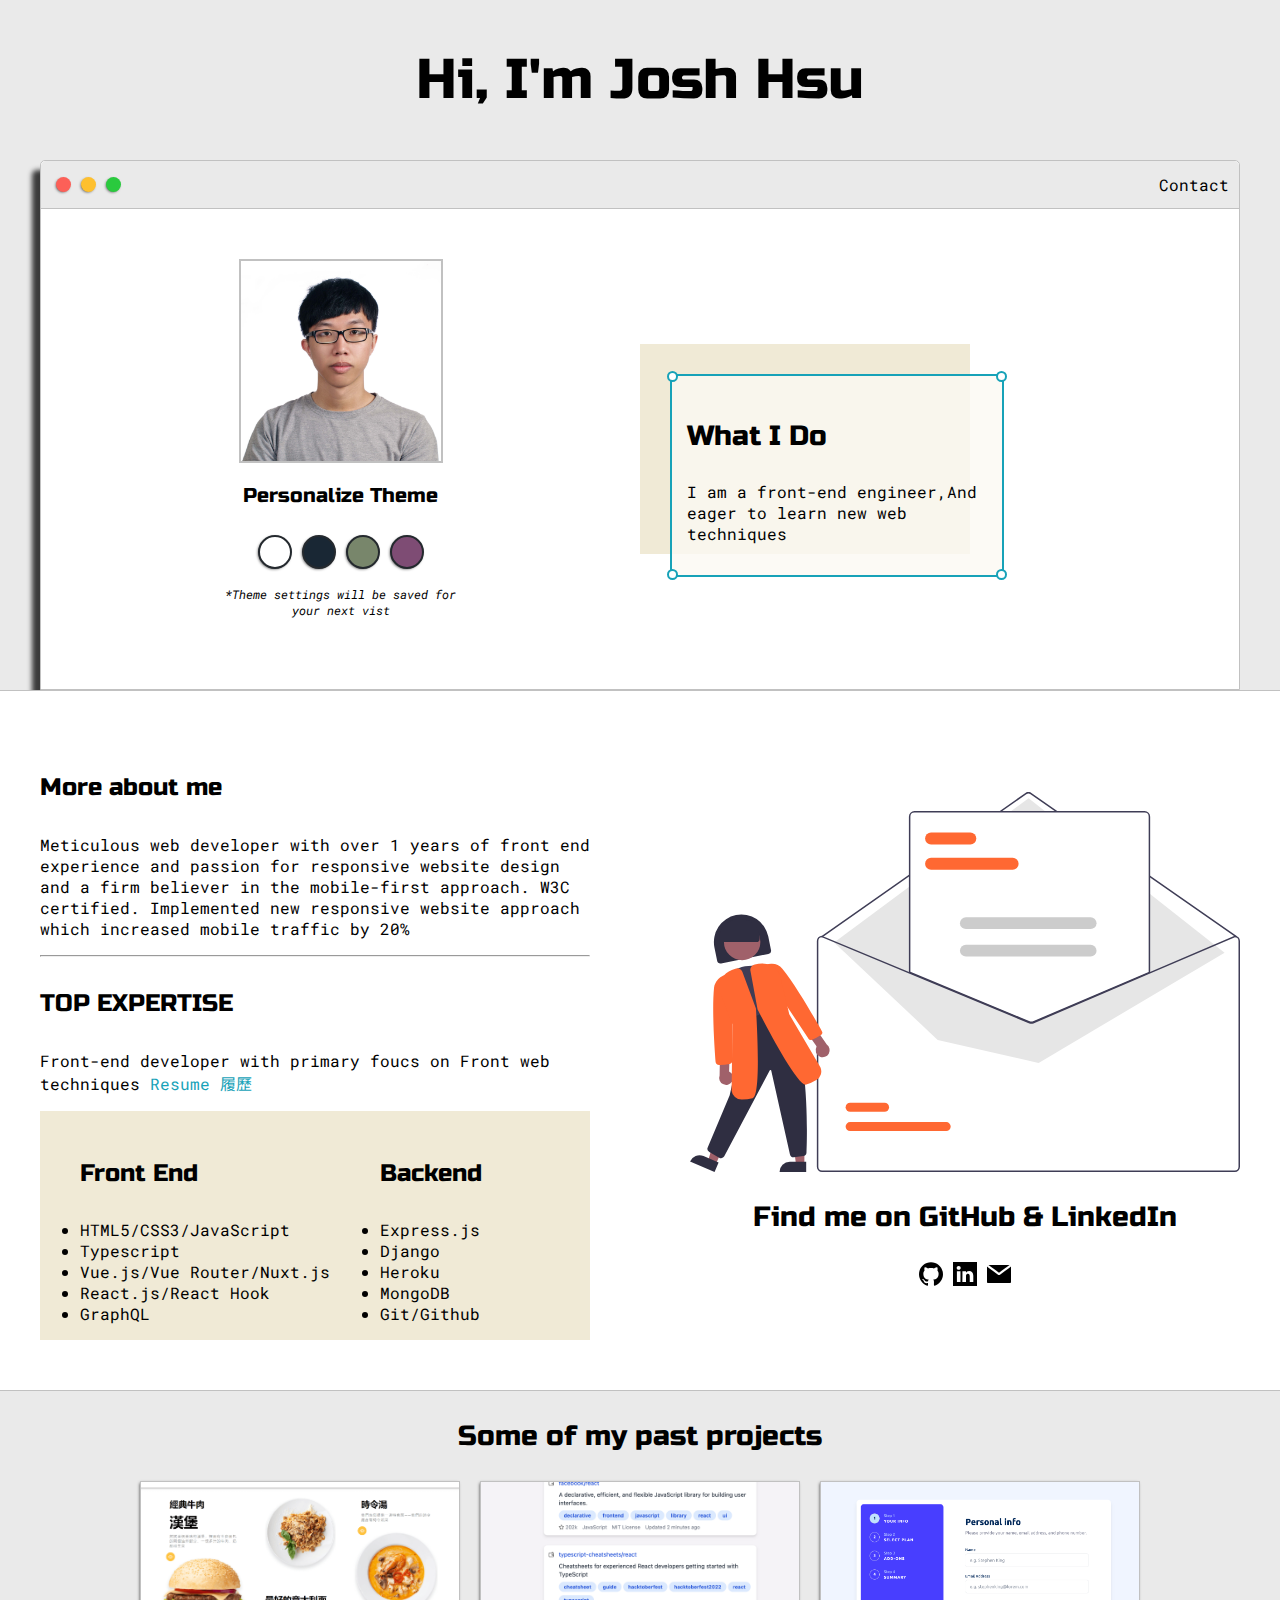
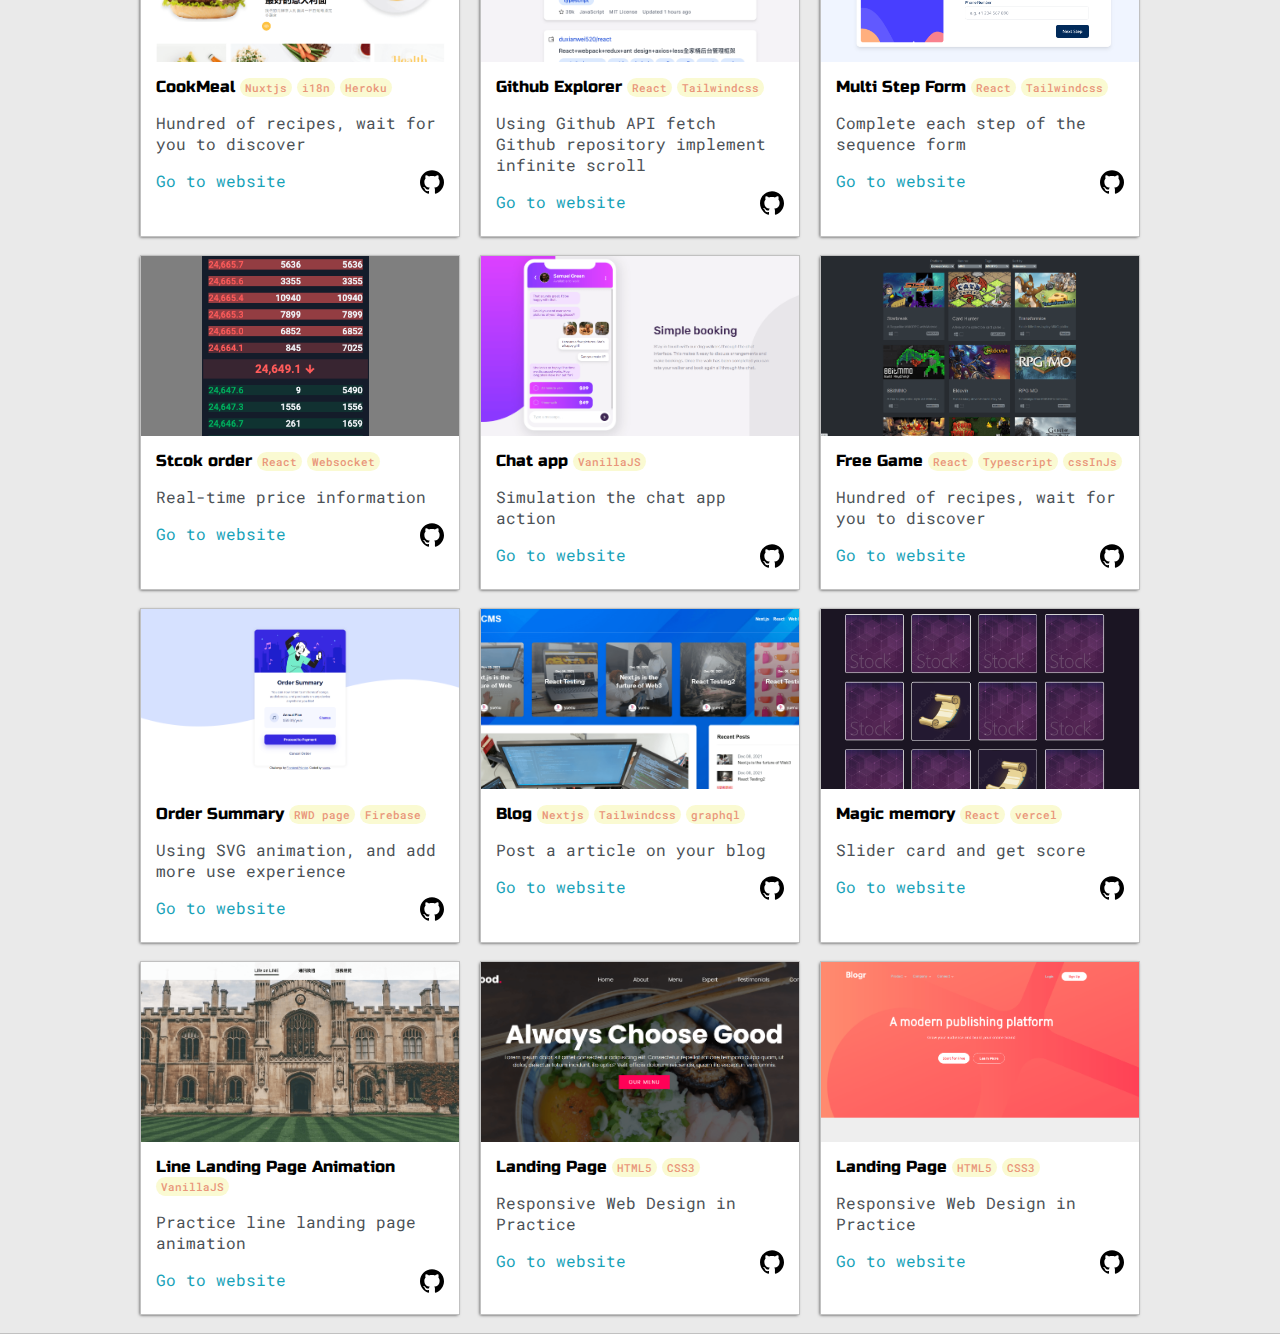
<file: index.html>
<!DOCTYPE html>
<html lang="en">
  <head>
    <meta charset="UTF-8" />
    <meta name="viewport" content="width=device-width, initial-scale=1.0" />
    <title>Hi, I'm Josh Hsu</title>
    <link rel="stylesheet" href="./default.css " />
    <link
      href="https://fonts.googleapis.com/css2?family=Russo+One&display=swap"
      rel="stylesheet"
    />
    <link
      href="https://fonts.googleapis.com/css2?family=Roboto+Mono:wght@500&family=Russo+One&displa
    y=swap"
      rel="stylesheet"
    />

    <link id="theme-style" rel="stylesheet" href="./purple.css" />
    <script src="script.js" type="text/javascript" defer></script>

  </head>

  <body>
    <section class="s1">
      <div class="main-container">
        <div class="greeting-wrapper">
          <h1>Hi, I'm Josh Hsu</h1>
        </div>

        <div class="intro-wrapper">
          <div class="nav-wrapper">
            <div class="dots-wrapper">
              <div id="dot-1" class="browser-dot"></div>
              <div id="dot-2" class="browser-dot"></div>
              <div id="dot-3" class="browser-dot"></div>
            </div>

            <ul id="navigation">
              <l1><a href="#contact">Contact</a></l1>
            </ul>
          </div>

          <div class="left-column">
            <img id="profile-pic" src="./images/intro.jpg" alt="" />
            <h5 style="text-align: center; line-height: 0">
              Personalize Theme
            </h5>
            <div id="theme-options-wrapper">
              <div data-mode="light" id="light-mod" class="theme-dot"></div>
              <div data-mode="blue" id="blue-mod" class="theme-dot"></div>
              <div data-mode="green" id="green-mod" class="theme-dot"></div>
              <div data-mode="purple" id="purple-mod" class="theme-dot"></div>
            </div>

            <p id="setting-note">
              *Theme settings will be saved for<br />your next vist
            </p>
          </div>

          <div class="right-column">
            <div id="preview-shadow">
              <div id="preview">
                <div id="corner-tl" class="corner"></div>
                <div id="corner-tr" class="corner"></div>

                <h3>What I Do</h3>
                <p>
                  I am a front-end engineer,And eager to learn new web
                  techniques
                </p>
                <div id="corner-br" class="corner"></div>
                <div id="corner-bl" class="corner"></div>
              </div>
            </div>
          </div>
        </div>
      </div>
    </section>

    <section class="s2">
      <div class="main-container">
        <div class="about-wrapper">
          <div class="about-me">
            <h4>More about me</h4>

            <p>
              Meticulous web developer with over 1 years of front end experience
              and passion for responsive website design and a firm believer in
              the mobile-first approach. W3C certified. Implemented new
              responsive website approach which increased mobile traffic by 20%
            </p>

            <hr />

            <h4>TOP EXPERTISE</h4>

            <p>
              Front-end developer with primary foucs on Front web techniques
              <a
                href="https://docs.google.com/document/d/1h5lyAwmuYtPBR8c6KRLTW71JeUax6NCQyxG4OgPm72E/edit?usp=sharing"
                target="_blank"
                >Resume</a
              >
              <a href="https://www.cakeresume.com/yuenuni" target="_blank"
                >履歷</a
              >
            </p>

            <div id="skills">
              <ul>
                <h4>Front End</h4>
                <li>HTML5/CSS3/JavaScript</li>
                <li>Typescript</li>
                <li>Vue.js/Vue Router/Nuxt.js</li>
                <li>React.js/React Hook</li>
                <li>GraphQL</li>
              </ul>

              <ul>
                <h4>Backend</h4>
                <li>Express.js</li>
                <li>Django</li>
                <li>Heroku</li>
                <li>MongoDB</li>
                <li>Git/Github</li>
              </ul>
            </div>
          </div>

          <div class="social-links" id="contact">
            <img id="cover-img" src="./images/cover.svg" alt="" />
            <h3>Find me on GitHub & LinkedIn</h3>
            <div class="links">
              <a
                href="https://github.com/yuenu"
                target="_blank"
                rel="noreferrer noopener"
                rel="noopener noreferrer"
              >
                <svg
                  width="24px"
                  height="24px"
                  viewBox="0 0 24 24"
                  role="img"
                  xmlns="http://www.w3.org/2000/svg"
                >
                  <path
                    d="M12 .297c-6.63 0-12 5.373-12 12 0 5.303 3.438 9.8 8.205 11.385.6.113.82-.258.82-.577 0-.285-.01-1.04-.015-2.04-3.338.724-4.042-1.61-4.042-1.61C4.422 18.07 3.633 17.7 3.633 17.7c-1.087-.744.084-.729.084-.729 1.205.084 1.838 1.236 1.838 1.236 1.07 1.835 2.809 1.305 3.495.998.108-.776.417-1.305.76-1.605-2.665-.3-5.466-1.332-5.466-5.93 0-1.31.465-2.38 1.235-3.22-.135-.303-.54-1.523.105-3.176 0 0 1.005-.322 3.3 1.23.96-.267 1.98-.399 3-.405 1.02.006 2.04.138 3 .405 2.28-1.552 3.285-1.23 3.285-1.23.645 1.653.24 2.873.12 3.176.765.84 1.23 1.91 1.23 3.22 0 4.61-2.805 5.625-5.475 5.92.42.36.81 1.096.81 2.22 0 1.606-.015 2.896-.015 3.286 0 .315.21.69.825.57C20.565 22.092 24 17.592 24 12.297c0-6.627-5.373-12-12-12"
                  />
                </svg>
              </a>
              <a
                href="https://www.linkedin.com/in/josh-hsu-yuenu/"
                target="_blank"
                rel="noreferrer noopener"
                rel="noopener noreferrer"
              >
                <?xml version="1.0" encoding="iso-8859-1"?>
                <!-- Generator: Adobe Illustrator 19.0.0, SVG Export Plug-In . SVG Version: 6.00 Build 0)  -->
                <svg
                  version="1.1"
                  id="Layer_1"
                  xmlns="http://www.w3.org/2000/svg"
                  xmlns:xlink="http://www.w3.org/1999/xlink"
                  x="0px"
                  y="0px"
                  viewBox="0 0 455 455"
                  style="enable-background: new 0 0 455 455"
                  xml:space="preserve"
                >
                  <g>
                    <path
                      style="fill-rule: evenodd; clip-rule: evenodd"
                      d="M246.4,204.35v-0.665c-0.136,0.223-0.324,0.446-0.442,0.665H246.4z"
                    />
                    <path
                      style="fill-rule: evenodd; clip-rule: evenodd"
                      d="M0,0v455h455V0H0z M141.522,378.002H74.016V174.906h67.506V378.002z
                   M107.769,147.186h-0.446C84.678,147.186,70,131.585,70,112.085c0-19.928,15.107-35.087,38.211-35.087
                  c23.109,0,37.31,15.159,37.752,35.087C145.963,131.585,131.32,147.186,107.769,147.186z M385,378.002h-67.524V269.345
                  c0-27.291-9.756-45.92-34.195-45.92c-18.664,0-29.755,12.543-34.641,24.693c-1.776,4.34-2.24,10.373-2.24,16.459v113.426h-67.537
                  c0,0,0.905-184.043,0-203.096H246.4v28.779c8.973-13.807,24.986-33.547,60.856-33.547c44.437,0,77.744,29.02,77.744,91.398V378.002
                  z"
                    />
                  </g>
                  <g></g>
                  <g></g>
                  <g></g>
                  <g></g>
                  <g></g>
                  <g></g>
                  <g></g>
                  <g></g>
                  <g></g>
                  <g></g>
                  <g></g>
                  <g></g>
                  <g></g>
                  <g></g>
                  <g></g>
                </svg>
              </a>
              <a
                href="mailto:miraiku82@gmail.com"
                target="_blank"
                rel="noreferrer noopener"
                rel="noopener noreferrer"
              >
                <?xml version="1.0" encoding="iso-8859-1"?>
                <!-- Generator: Adobe Illustrator 19.0.0, SVG Export Plug-In . SVG Version: 6.00 Build 0)  -->
                <svg
                  version="1.1"
                  id="Layer_1"
                  xmlns="http://www.w3.org/2000/svg"
                  xmlns:xlink="http://www.w3.org/1999/xlink"
                  x="0px"
                  y="0px"
                  viewBox="0 0 330.001 330.001"
                  style="enable-background: new 0 0 330.001 330.001"
                  xml:space="preserve"
                >
                  <g id="XMLID_348_">
                    <path
                      id="XMLID_350_"
                      d="M173.871,177.097c-2.641,1.936-5.756,2.903-8.87,2.903c-3.116,0-6.23-0.967-8.871-2.903L30,84.602
                  L0.001,62.603L0,275.001c0.001,8.284,6.716,15,15,15L315.001,290c8.285,0,15-6.716,15-14.999V62.602l-30.001,22L173.871,177.097z"
                    />
                    <polygon
                      id="XMLID_351_"
                      points="165.001,146.4 310.087,40.001 19.911,40 	"
                    />
                  </g>
                  <g></g>
                  <g></g>
                  <g></g>
                  <g></g>
                  <g></g>
                  <g></g>
                  <g></g>
                  <g></g>
                  <g></g>
                  <g></g>
                  <g></g>
                  <g></g>
                  <g></g>
                  <g></g>
                  <g></g>
                </svg>
              </a>
            </div>
          </div>
        </div>
      </div>
    </section>

    <section class="s1">
      <div class="main-container">
        <h3 style="text-align: center">Some of my past projects</h3>
        <div class="post-wrapper">
          <div>
            <div class="post">
              <img
                class="thumbnail"
                src="./images/website-4.png"
                alt="website-4"
              />
              <div class="post-preview">
                <h6 class="post-title">
                  CookMeal
                  <span class="post-tag">Nuxtjs</span>
                  <span class="post-tag">i18n</span>
                  <span class="post-tag">Heroku</span>
                </h6>
                <p class="post-intro">
                  Hundred of recipes, wait for you to discover
                </p>
                <div class="post-links">
                  <a
                    href="https://recipe-next-yuenu.vercel.app/"
                    target="_blank"
                    rel="noreferrer noopener"
                    >Go to website</a
                  >
                  <a
                    href="https://github.com/yuenu/recipe-nuxtjs"
                    target="_blank"
                    rel="noreferrer noopener"
                  >
                    <img src="./images/github.svg" alt="github-link" />
                  </a>
                </div>
              </div>
            </div>
          </div>

          <div>
            <div class="post">
              <img
                class="thumbnail"
                src="./images/website-13.png"
                alt="website-4"
              />
              <div class="post-preview">
                <h6 class="post-title">
                  Github Explorer
                  <span class="post-tag">React</span>
                  <span class="post-tag">Tailwindcss</span>
                </h6>
                <p class="post-intro">Using Github API fetch Github repository implement infinite scroll</p>
                <div class="post-links">
                  <a
                    href="https://github-explorer-ce777.web.app/"
                    target="_blank"
                    rel="noreferrer noopener"
                    >Go to website</a
                  >
                  <a
                    href="https://github.com/yuenu/github-explorer"
                    target="_blank"
                    rel="noreferrer noopener"
                  >
                    <img src="./images/github.svg" alt="github-link" />
                  </a>
                </div>
              </div>
            </div>
          </div>

          <div>
            <div class="post">
              <img
                class="thumbnail"
                src="./images/website-14.png"
                alt="website-4"
              />
              <div class="post-preview">
                <h6 class="post-title">
                  Multi Step Form
                  <span class="post-tag">React</span>
                  <span class="post-tag">Tailwindcss</span>
                </h6>
                <p class="post-intro">Complete each step of the sequence form</p>
                <div class="post-links">
                  <a
                    href="https://multi-step-form-yuenu.vercel.app/"
                    target="_blank"
                    rel="noreferrer noopener"
                    >Go to website</a
                  >
                  <a
                    href="https://github.com/yuenu/multi-step-form"
                    target="_blank"
                    rel="noreferrer noopener"
                  >
                    <img src="./images/github.svg" alt="github-link" />
                  </a>
                </div>
              </div>
            </div>
          </div>

          <div>
            <div class="post">
              <img
                class="thumbnail"
                src="./images/website-15.png"
                alt="website-4"
              />
              <div class="post-preview">
                <h6 class="post-title">
                  Stcok order
                  <span class="post-tag">React</span>
                  <span class="post-tag">Websocket</span>
                </h6>
                <p class="post-intro">Real-time price information</p>
                <div class="post-links">
                  <a
                    href="https://order-book-0.web.app/"
                    target="_blank"
                    rel="noreferrer noopener"
                    >Go to website</a
                  >
                  <a
                    href="https://github.com/yuenu/hw6"
                    target="_blank"
                    rel="noreferrer noopener"
                  >
                    <img src="./images/github.svg" alt="github-link" />
                  </a>
                </div>
              </div>
            </div>
          </div>


          <!-- <div>
            <div class="post">
              <img
                class="thumbnail"
                src="./images/website-11.png"
                alt="website-4"
              />
              <div class="post-preview">
                <h6 class="post-title">
                  Real-time chat
                  <span class="post-tag">React</span>
                  <span class="post-tag">Websocket</span>
                  <span class="post-tag">Heroku</span>
                  <span class="post-tag">GraphQL</span>
                </h6>
                <p class="post-intro">
                  Implemented the real-time chat with Websocket
                </p>
                <div class="post-links">
                  <a
                    href="https://realtime-chat-with-yuenu.herokuapp.com/"
                    target="_blank"
                    rel="noreferrer noopener"
                    ></a
                  >
                  <a
                    href="https://github.com/yuenu/hw"
                    target="_blank"
                    rel="noreferrer noopener"
                  >
                    <img src="./images/github.svg" alt="github-link" />
                  </a>
                </div>
              </div>
            </div>
          </div> -->

          <div>
            <div class="post">
              <img
                class="thumbnail"
                src="./images/website-12.png"
                alt="website-4"
              />
              <div class="post-preview">
                <h6 class="post-title">
                  Chat app
                  <span class="post-tag">VanillaJS</span>
                </h6>
                <p class="post-intro">Simulation the chat app action</p>
                <div class="post-links">
                  <a
                    href="https://yuenu.github.io/layout-practice/frontendmentor/component/chat-app-css-illustration-master/"
                    target="_blank"
                    rel="noreferrer noopener"
                    >Go to website</a
                  >
                  <a
                    href="https://github.com/yuenu/layout-practice/tree/main/frontendmentor/component/chat-app-css-illustration-master"
                    target="_blank"
                    rel="noreferrer noopener"
                  >
                    <img src="./images/github.svg" alt="github-link" />
                  </a>
                </div>
              </div>
            </div>
          </div>

          <div>
            <div class="post">
              <img
                class="thumbnail"
                src="./images/website-7.png"
                alt="website-4"
              />
              <div class="post-preview">
                <h6 class="post-title">
                  Free Game
                  <span class="post-tag">React</span>
                  <span class="post-tag">Typescript</span>
                  <span class="post-tag">cssInJs</span>
                </h6>
                <p class="post-intro">
                  Hundred of recipes, wait for you to discover
                </p>
                <div class="post-links">
                  <a
                    href="https://reactjs-free-game.web.app/"
                    target="_blank"
                    rel="noreferrer noopener"
                    >Go to website</a
                  >
                  <a
                    href="https://github.com/yuenu/Free-Game"
                    target="_blank"
                    rel="noreferrer noopener"
                  >
                    <img src="./images/github.svg" alt="github-link" />
                  </a>
                </div>
              </div>
            </div>
          </div>

          <!-- <div>
            <div class="post">
              <img
                class="thumbnail"
                src="./images/website-2.png"
                alt="website-2"
              />
              <div class="post-preview">
                <h6 class="post-title">
                  Blog
                  <span class="post-tag">Django</span>
                  <span class="post-tag">AWS(S3)</span>
                  <span class="post-tag">Heroku</span>
                </h6>
                <p class="post-intro">
                  Account authorized, can post and comment the article
                </p>
                <div class="post-links">
                  <a
                    href="https://yuenu-django.herokuapp.com/"
                    target="_blank"
                    rel="noreferrer noopener"
                  >
                  </a>
                  <a
                    href="https://github.com/yuenu/django-demo"
                    target="_blank"
                    rel="noreferrer noopener"
                  >
                    <img src="./images/github.svg" alt="github-link" />
                  </a>
                </div>
              </div>
            </div>
          </div> -->

          <div>
            <div class="post">
              <img
                class="thumbnail"
                src="./images/website-3.png"
                alt="website-3"
              />
              <div class="post-preview">
                <h6 class="post-title">
                  Order Summary
                  <span class="post-tag">RWD page</span>
                  <span class="post-tag">Firebase</span>
                </h6>
                <p class="post-intro">
                  Using SVG animation, and add more use experience
                </p>
                <div class="post-links">
                  <a
                    href="https://yuenu.github.io/layout-practice/frontendmentor/order-summary-component-main/"
                    target="_blank"
                    rel="noreferrer noopener"
                    >Go to website</a
                  >
                  <a
                    href="https://github.com/yuenu/layout-practice/tree/main/frontendmentor/order-summary-component-main"
                    target="_blank"
                    rel="noreferrer noopener"
                  >
                    <img src="./images/github.svg" alt="github-link" />
                  </a>
                </div>
              </div>
            </div>
          </div>

          <div>
            <div class="post">
              <img
                class="thumbnail"
                src="./images/website-10.png"
                alt="website-1"
              />
              <div class="post-preview">
                <h6 class="post-title">
                  Blog
                  <span class="post-tag">Nextjs</span>
                  <span class="post-tag">Tailwindcss</span>
                  <span class="post-tag">graphql</span>
                </h6>
                <p class="post-intro">Post a article on your blog</p>
                <div class="post-links">
                  <a
                    href="https://react-cms-blog.vercel.app/"
                    target="_blank"
                    rel="noreferrer noopener"
                    >Go to website</a
                  >
                  <a
                    href="https://github.com/yuenu/react-cms-blog"
                    target="_blank"
                    rel="noreferrer noopener"
                  >
                    <img src="./images/github.svg" alt="github-link" />
                  </a>
                </div>
              </div>
            </div>
          </div>

          <div>
            <div class="post">
              <img
                class="thumbnail"
                src="./images/website-9.png"
                alt="website-1"
              />
              <div class="post-preview">
                <h6 class="post-title">
                  Magic memory
                  <span class="post-tag">React</span>
                  <span class="post-tag">vercel</span>
                </h6>
                <p class="post-intro">Slider card and get score</p>
                <div class="post-links">
                  <a
                    href="https://magic-memory-yuenu.vercel.app/"
                    target="_blank"
                    rel="noreferrer noopener"
                    >Go to website</a
                  >
                  <a
                    href="https://github.com/yuenu/magic-memory"
                    target="_blank"
                    rel="noreferrer noopener"
                  >
                    <img src="./images/github.svg" alt="github-link" />
                  </a>
                </div>
              </div>
            </div>
          </div>

          <div>
            <div class="post">
              <img
                class="thumbnail"
                src="./images/website-1.png"
                alt="website-1"
              />
              <div class="post-preview">
                <h6 class="post-title">
                  Line Landing Page Animation
                  <span class="post-tag">VanillaJS</span>
                </h6>
                <p class="post-intro">Practice line landing page animation</p>
                <div class="post-links">
                  <a
                    href="https://yuenu.github.io/layout-practice/line-page/"
                    target="_blank"
                    rel="noreferrer noopener"
                    >Go to website</a
                  >
                  <a
                    href="https://github.com/yuenu/layout-practice/tree/main/line-page"
                    target="_blank"
                    rel="noreferrer noopener"
                  >
                    <img src="./images/github.svg" alt="github-link" />
                  </a>
                </div>
              </div>
            </div>
          </div>

          <div>
            <div class="post">
              <img
                class="thumbnail"
                src="./images/website-5.png"
                alt="website-1"
              />
              <div class="post-preview">
                <h6 class="post-title">
                  Landing Page
                  <span class="post-tag">HTML5</span>
                  <span class="post-tag">CSS3</span>
                </h6>
                <p class="post-intro">Responsive Web Design in Practice</p>
                <div class="post-links">
                  <a
                    href="https://yuenu.github.io/layout-practice/frontendmentor/website01/"
                    target="_blank"
                    rel="noreferrer noopener"
                    >Go to website</a
                  >
                  <a
                    href="https://github.com/yuenu/layout-practice"
                    target="_blank"
                    rel="noreferrer noopener"
                  >
                    <img src="./images/github.svg" alt="github-link" />
                  </a>
                </div>
              </div>
            </div>
          </div>

          <div>
            <div class="post">
              <img
                class="thumbnail"
                src="./images/website-6.png"
                alt="website-1"
              />
              <div class="post-preview">
                <h6 class="post-title">
                  Landing Page
                  <span class="post-tag">HTML5</span>
                  <span class="post-tag">CSS3</span>
                </h6>
                <p class="post-intro">Responsive Web Design in Practice</p>
                <div class="post-links">
                  <a
                    href="https://yuenu.github.io/layout-practice/frontendmentor/website02/"
                    target="_blank"
                    rel="noreferrer noopener"
                    >Go to website</a
                  >
                  <a
                    href="https://github.com/yuenu/layout-practice"
                    target="_blank"
                    rel="noreferrer noopener"
                  >
                    <img src="./images/github.svg" alt="github-link" />
                  </a>
                </div>
              </div>
            </div>
          </div>
        </div>
      </div>
    </section>
  </body>
</html>
</file>
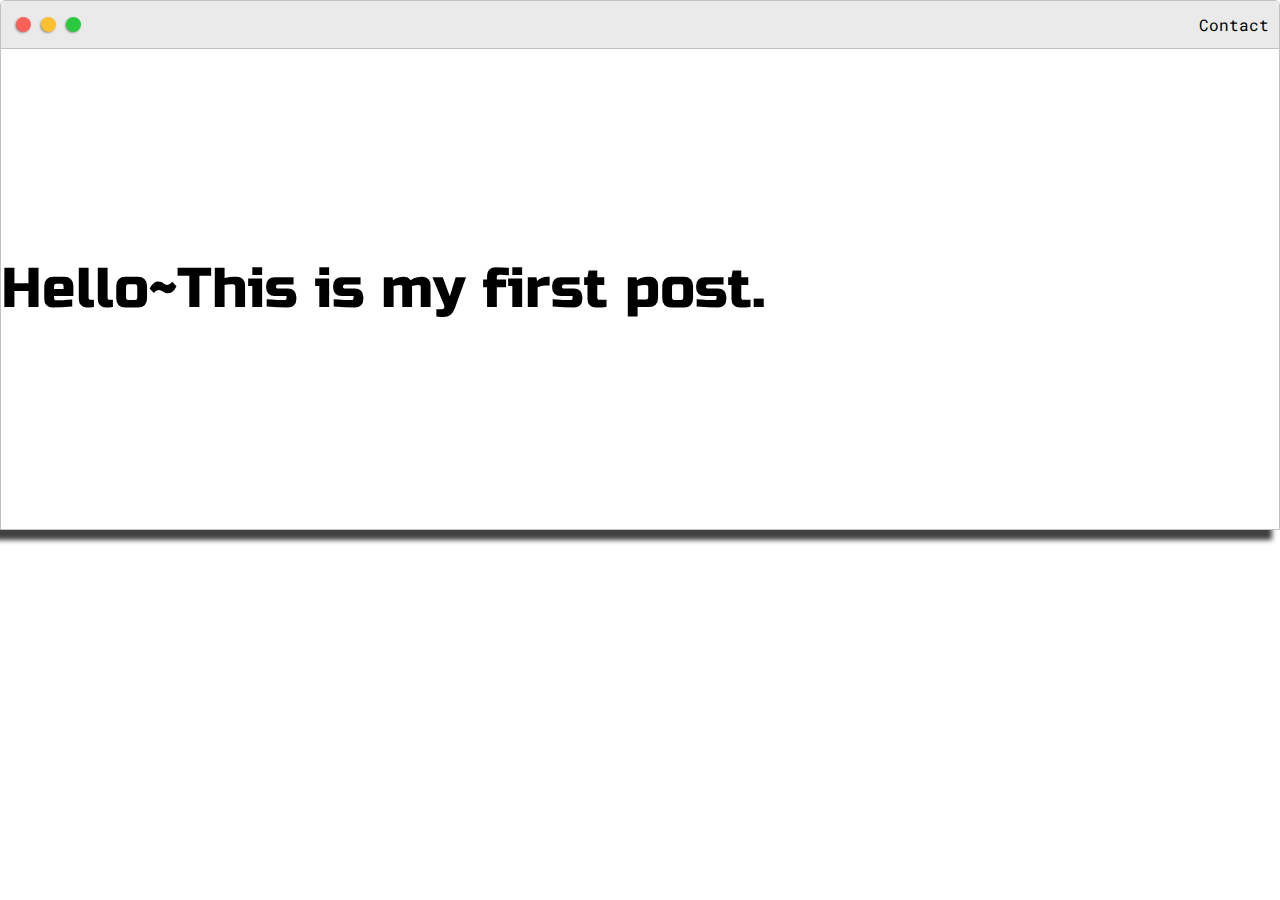
<file: post.html>
<!DOCTYPE html>
<html lang="en">
<head>
    <meta charset="UTF-8">
    <meta name="viewport" content="width=device-width, initial-scale=1.0">
    <link rel="stylesheet" href="./default.css ">
    <link href="https://fonts.googleapis.com/css2?family=Russo+One&display=swap" rel="stylesheet">
    <link href="https://fonts.googleapis.com/css2?family=Roboto+Mono:wght@500&family=Russo+One&display=swap"
        rel="stylesheet">
    <title>Post Page</title>
</head>
<body>
    <div class="intro-wrapper">
        <div class="nav-wrapper">
            <div class="dots-wrapper">
                <div id="dot-1" class="browser-dot"></div>
                <div id="dot-2" class="browser-dot"></div>
                <div id="dot-3" class="browser-dot"></div>
            </div>

            <ul id="navigation">
                <l1><a href="#">Contact</a></l1>
            </ul>
    </div>

    <div class="main-container">
        <h1>Hello~This is my first post.</h1>
    </div>
</body>
</html>
</file>
<file: default.css>
@import url("https://fonts.googleapis.com/css2?family=Noto+Sans+TC:wght@400;500;700&display=swap");

:root {
  --mainColor: #eaeaea;
  --secondaryColor: #fff;
  --borderColor: #c1c1c1;
  --mainText: black;
  --secondaryText: #4b5156;
  --themeDotBorder: #24292e;
  --previewBg: rgb(251, 249, 243, 0.8);
  --previewShadow: #f0ead6;
  --btnColor: black;
}

html,
body {
  padding: 0;
  margin: 0;
  scroll-behavior: smooth;
  -webkit-font-smoothing: antialiased;
}

body * {
  -webkit-transition: 0.3s;
  transition: 0.3s;
}

h1,
h2,
h3,
h4,
h5,
h6,
strong {
  color: var(--mainText);
  font-family: "Russo One", "Noto Sans TC", sans-serif;
  font-weight: 500;
}

p,
li,
span,
label,
input,
textarea,
div {
  color: var(--mainText);
  font-family: "Roboto Mono", "Noto Sans TC", monospace;
}

a {
  text-decoration: none;
  color: #17a2b8;
}

h1 {
  font-size: 56px;
}

h2 {
  font-size: 36px;
}

h3 {
  font-size: 28px;
}

h4 {
  font-size: 24px;
}

h5 {
  font-size: 20px;
}

h6 {
  font-size: 16px;
}

.s1 {
  background-color: var(--mainColor);
  border-bottom: 1px solid var(--borderColor);
  overflow: auto;
}

.s2 {
  background-color: var(--secondaryColor);
  border-bottom: 1px solid var(--borderColor);
  overflow: auto;
}

.main-container {
  width: 1200px;
  margin: auto;
}

.greeting-wrapper {
  display: -ms-grid;
  display: grid;
  text-align: center;
  -ms-flex-line-pack: center;
  align-content: center;
  min-height: 10em;
}

.intro-wrapper {
  background-color: var(--secondaryColor);
  border: 1px solid var(--borderColor);
  border-radius: 5px 5px 0 0;
  -webkit-box-shadow: -8px 10px 5px 0px rgba(0, 0, 0, 0.75);
  box-shadow: -8px 10px 5px 0px rgba(0, 0, 0, 0.75);
  display: -ms-grid;
  display: grid;
  -ms-grid-columns: 1fr 1fr;
  grid-template-columns: 1fr 1fr;
  -ms-grid-rows: 3em 30em;
  grid-template-rows: 3em 30em;
  grid-template-areas:
    "nav-wrapper nav-wrapper"
    "left-column right-column";
}

.nav-wrapper {
  border-radius: 5px 5px 0 0;
  -ms-grid-row: 1;
  -ms-grid-column: 1;
  -ms-grid-column-span: 2;
  grid-area: nav-wrapper;
  border-bottom: 1px solid var(--borderColor);
  display: -webkit-box;
  display: -ms-flexbox;
  display: flex;
  -webkit-box-pack: justify;
  -ms-flex-pack: justify;
  justify-content: space-between;
  -webkit-box-align: center;
  -ms-flex-align: center;
  align-items: center;
  background-color: var(--mainColor);
}

#navigation {
  margin: 0;
  padding: 10px;
}

#navigation a {
  color: var(--mainText);
}

#navigation li {
  display: inline-block;
  margin-right: 5px;
  margin-left: 50px;
}

.dots-wrapper {
  display: -webkit-box;
  display: -ms-flexbox;
  display: flex;
  padding: 10px;
}

#dot-1 {
  background-color: #fc6058;
}

#dot-2 {
  background-color: #fec02f;
}

#dot-3 {
  background-color: #2aca3e;
}

.browser-dot {
  background-color: black;
  height: 15px;
  width: 15px;
  border-radius: 50%;
  margin: 5px;
  -webkit-box-shadow: -1px 1px 3px -1px rgba(0, 0, 0, 0.75);
  box-shadow: -1px 1px 3px -1px rgba(0, 0, 0, 0.75);
}

.left-column {
  -ms-grid-row: 2;
  -ms-grid-column: 1;
  grid-area: left-column;
  padding-top: 50px;
  padding-bottom: 50px;
}

#profile-pic {
  display: block;
  margin: 0 auto;
  height: 200px;
  width: 200px;
  -o-object-fit: cover;
  object-fit: cover;
  border: 2px solid var(--borderColor);
}

#theme-options-wrapper {
  display: -webkit-box;
  display: -ms-flexbox;
  display: flex;
  -webkit-box-pack: center;
  -ms-flex-pack: center;
  justify-content: center;
}

.theme-dot {
  height: 30px;
  width: 30px;
  border-radius: 50%;
  background-color: white;
  margin: 5px;
  border: 2px solid var(--themeDotBorder);
  -webkit-box-shadow: -1px 1px 3px -1px rgba(0, 0, 0, 0.75);
  box-shadow: -1px 1px 3px -1px rgba(0, 0, 0, 0.75);
  cursor: pointer;
}

.theme-dot:hover {
  border-width: 5px;
}

#light-mod {
  background-color: #fff;
}

#blue-mod {
  background-color: #192734;
}

#green-mod {
  background-color: #78866b;
}

#purple-mod {
  background-color: #7e4c74;
}

#setting-note {
  font-size: 12px;
  font-style: italic;
  text-align: center;
}

.right-column {
  -ms-grid-row: 2;
  -ms-grid-column: 2;
  grid-area: right-column;
  display: -ms-grid;
  display: grid;
  -ms-flex-line-pack: center;
  align-content: center;
  padding-top: 50px;
  padding-bottom: 50px;
}

#preview-shadow {
  background-color: var(--previewShadow);
  width: 300px;
  height: 180px;
  padding-left: 30px;
  padding-top: 30px;
}

#preview {
  width: 300px;
  border: 2px solid #17a2b8;
  background-color: var(--previewBg);
  padding: 15px;
  position: relative;
}

.corner {
  width: 7px;
  height: 7px;
  border-radius: 50%;
  border: 2px solid #17a2b8;
  background-color: #fff;
  position: absolute;
}

#corner-tl {
  top: -5px;
  left: -5px;
}

#corner-tr {
  top: -5px;
  right: -5px;
}

#corner-bl {
  bottom: -5px;
  right: -5px;
}

#corner-br {
  bottom: -5px;
  left: -5px;
}

.about-wrapper {
  display: -ms-grid;
  display: grid;
  -ms-grid-columns: (minmax(320px, 1fr)) [auto-fit];
  grid-template-columns: repeat(auto-fit, minmax(320px, 1fr));
  padding-top: 50px;
  padding-bottom: 50px;
  gap: 100px;
}

#skills {
  display: -webkit-box;
  display: -ms-flexbox;
  display: flex;
  gap: 10px;
  background-color: var(--previewShadow);
}

.social-links {
  display: -ms-grid;
  display: grid;
  -ms-flex-line-pack: center;
  align-content: center;
  text-align: center;
}

.social-links a svg {
  width: 24px;
  height: 24px;
  fill: var(--mainText);
}

#cover-img {
  width: 100%;
}

.post-wrapper {
  display: -ms-grid;
  display: grid;
  -ms-grid-columns: (320px) [auto-fit];
  grid-template-columns: repeat(auto-fit, 320px);
  gap: 20px;
  -webkit-box-pack: center;
  -ms-flex-pack: center;
  justify-content: center;
  padding-bottom: 20px;
}

.post {
  height: 100%;
  background: #fff;
  border: 1px solid var(--borderColor);
  -webkit-box-shadow: -1px 1px 3px -1px rgba(0, 0, 0, 0.75);
  box-shadow: -1px 1px 3px -1px rgba(0, 0, 0, 0.75);
}

.post:hover {
  -webkit-transform: scale(1.1);
  transform: scale(1.1);
  -webkit-box-shadow: -1px 1px 10px -1px rgba(0, 0, 0, 0.75);
  box-shadow: -1px 1px 10px -1px rgba(0, 0, 0, 0.75);
}

.post-links {
  display: -webkit-box;
  display: -ms-flexbox;
  display: flex;
  -webkit-box-pack: justify;
  -ms-flex-pack: justify;
  justify-content: space-between;
}

.post-tag {
  font-size: 11px;
  background-color: lightgoldenrodyellow;
  color: darksalmon;
  border-radius: 10px;
  padding: 2px 5px;
}

.thumbnail {
  display: block;
  width: 100%;
  height: 180px;
  -o-object-fit: cover;
  object-fit: cover;
}

.post-preview {
  background-color: #fff;
  padding: 15px;
}

.post-title {
  color: black;
  margin: 0;
}

.post-intro {
  color: var(--secondaryText);
  font-size: 16px;
}

#contact-form {
  display: block;
  max-width: 600px;
  margin: 0 auto;
  border: 1px solid var(--borderColor);
  padding: 15px;
  border-radius: 5px;
  background-color: var(--mainColor);
  margin-bottom: 100px;
}

.input-field {
  width: 100%;
  padding-top: 10px;
  padding-bottom: 10px;
  background-color: var(--secondaryColor);
  font-size: 14px;
  border: 1px solid var(--borderColor);
}

#submit-btn {
  margin-top: 10px;
  width: 100%;
  padding-top: 10px;
  padding-bottom: 10px;
  color: #fff;
  background-color: var(--btnColor);
  border: none;
}

@media screen and (max-width: 1200px) {
  .main-container {
    width: 95%;
  }
  #skills {
    -webkit-box-orient: vertical;
    -webkit-box-direction: normal;
    -ms-flex-direction: column;
    flex-direction: column;
  }
}

@media screen and (max-width: 800px) {
  .intro-wrapper {
    -ms-grid-columns: 1fr;
    grid-template-columns: 1fr;
    grid-template-areas:
      "nav-wrapper"
      "left-column"
      "right-column";
  }
  .right-column {
    -webkit-box-pack: center;
    -ms-flex-pack: center;
    justify-content: center;
  }
}
/*# sourceMappingURL=default.css.map */
</file>
<file: purple.css>
:root{
    --mainColor:#46344E;
    --secondaryColor:#382a3f;

    --borderColor:#1d1520;

    --mainText:#fff;
    --secondaryText:#4b5156;

    --themeDotBorder:#fff;

    --previewBg:rgb(29,21,32,0.8);
    --previewShadow:#2b202f;

    --btnColor:#669966;
}
</file>
